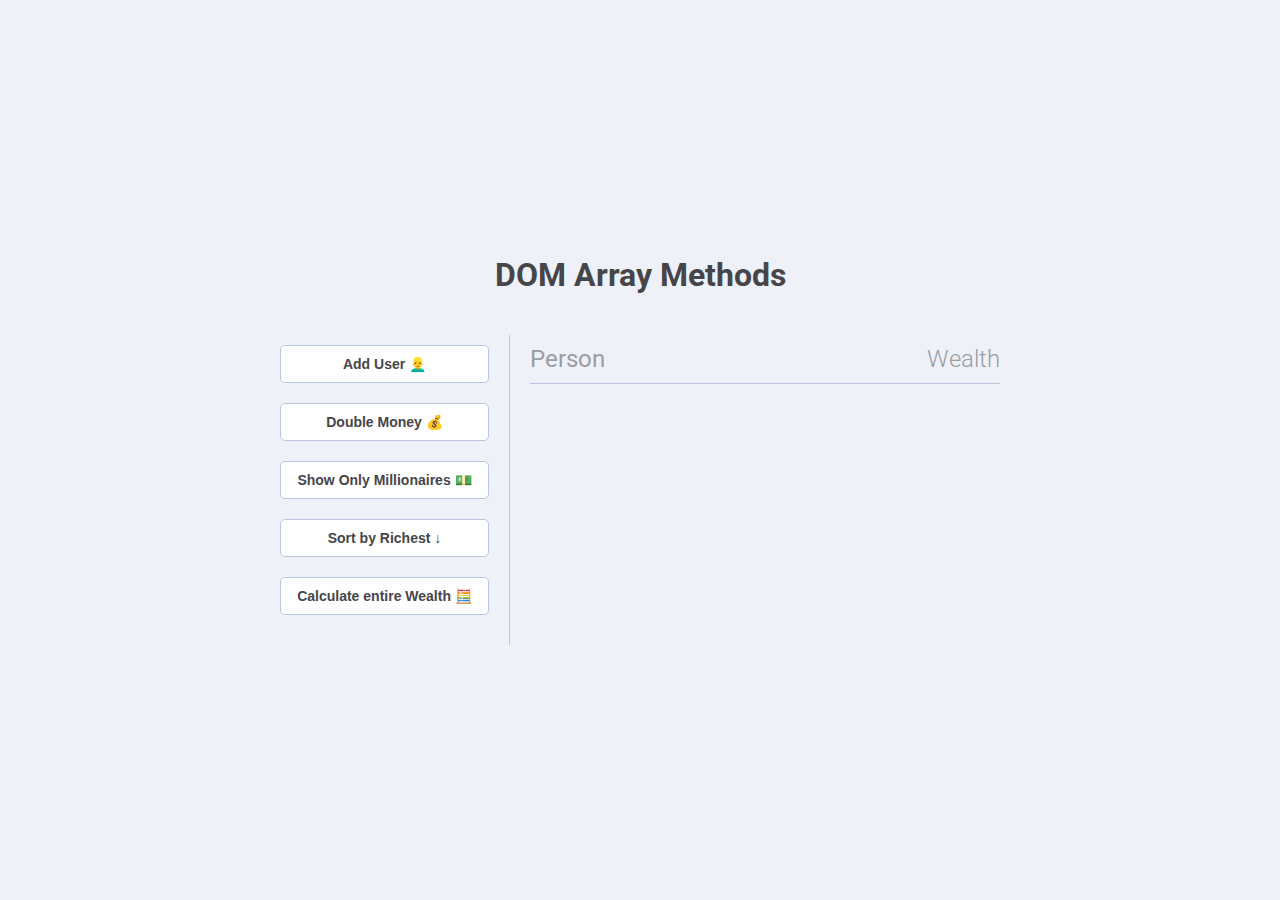
<file: projects/Array Methods/Index.html>
<!DOCTYPE html>
<html lang="en" >
<head>
  <meta charset="UTF-8">
  <title>Array Methods</title>
  <link rel="stylesheet" href="./style.css">

</head>
<body>
    
    <h1>DOM Array Methods</h1>
    <div class="container">
      <aside>
        <button id="add-user">Add User 👱‍♂️</button>
        <button id="double">Double Money 💰</button>
        <button id="show-millionaires">Show Only Millionaires 💵</button>
        <button id="sort">Sort by Richest ↓</button>
        <button id="calculate-wealth">Calculate entire Wealth 🧮</button>
      </aside>

      <main id="main">
        <h2><strong>Person</strong> Wealth</h2>
      </main>
    </div>

    <script src="./script.js"></script>

</body>
</html>
</file>
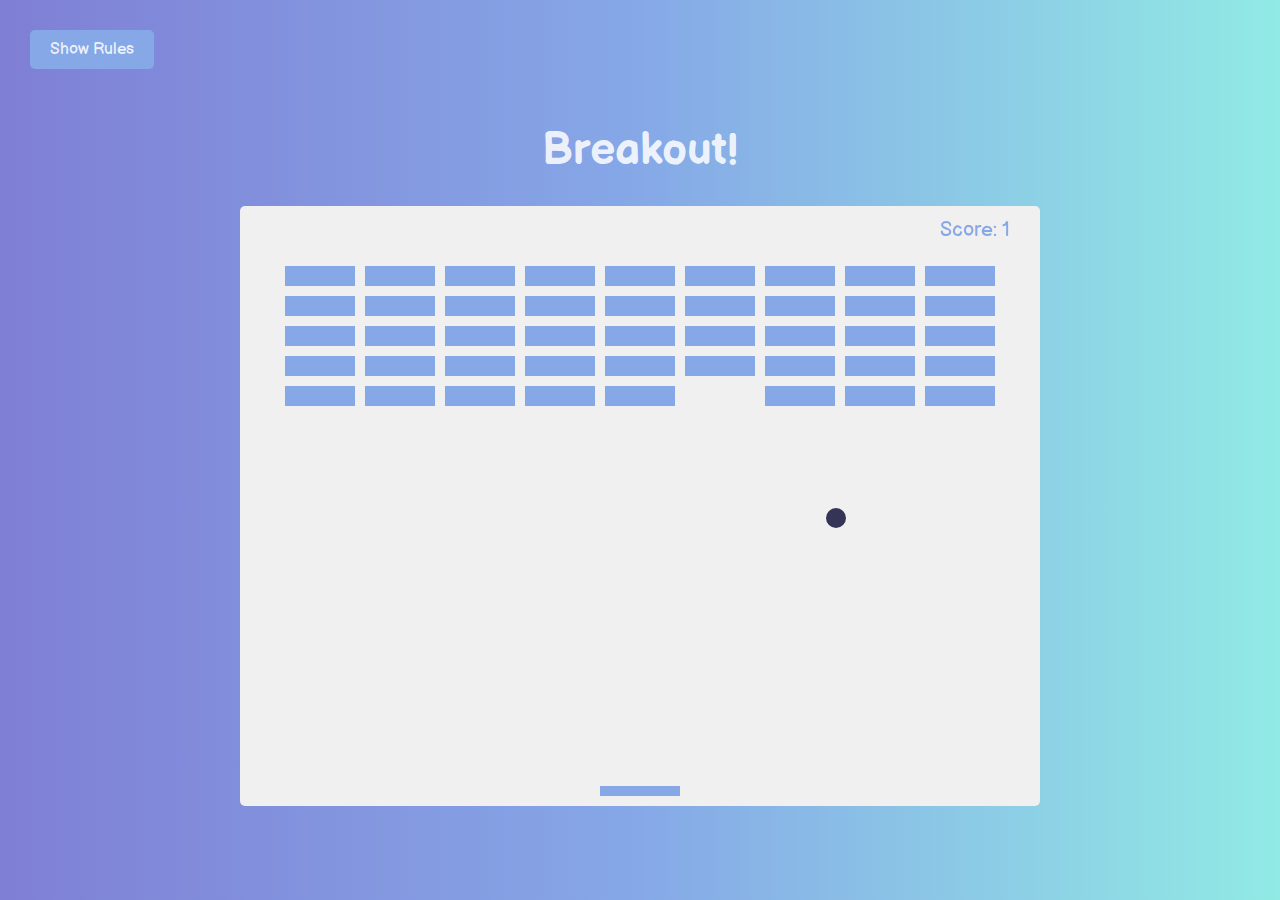
<file: projects/Break Brick Game/index.html>
<!DOCTYPE html>
<html lang="en" >
<head>
  <meta charset="UTF-8">
  <title>Brick Break Game</title>
  <link rel="stylesheet" href="./style.css">

</head>
<body>

<h1>Breakout!</h1>
    <button id="rules-btn" class="btn rules-btn">Show Rules</button>
    <div id="rules" class="rules">
      <h2>How To Play:</h2>
      <p>
        Use your right and left keys to move the paddle to bounce the ball up
        and break the blocks.
      </p>
      <p>If you miss the ball, your score and the blocks will reset.</p>
      <button id="close-btn" class="btn">Close</button>
    </div>
    <canvas id="canvas"></canvas>

    <script src="./script.js"></script>

</body>
</html>
</file>
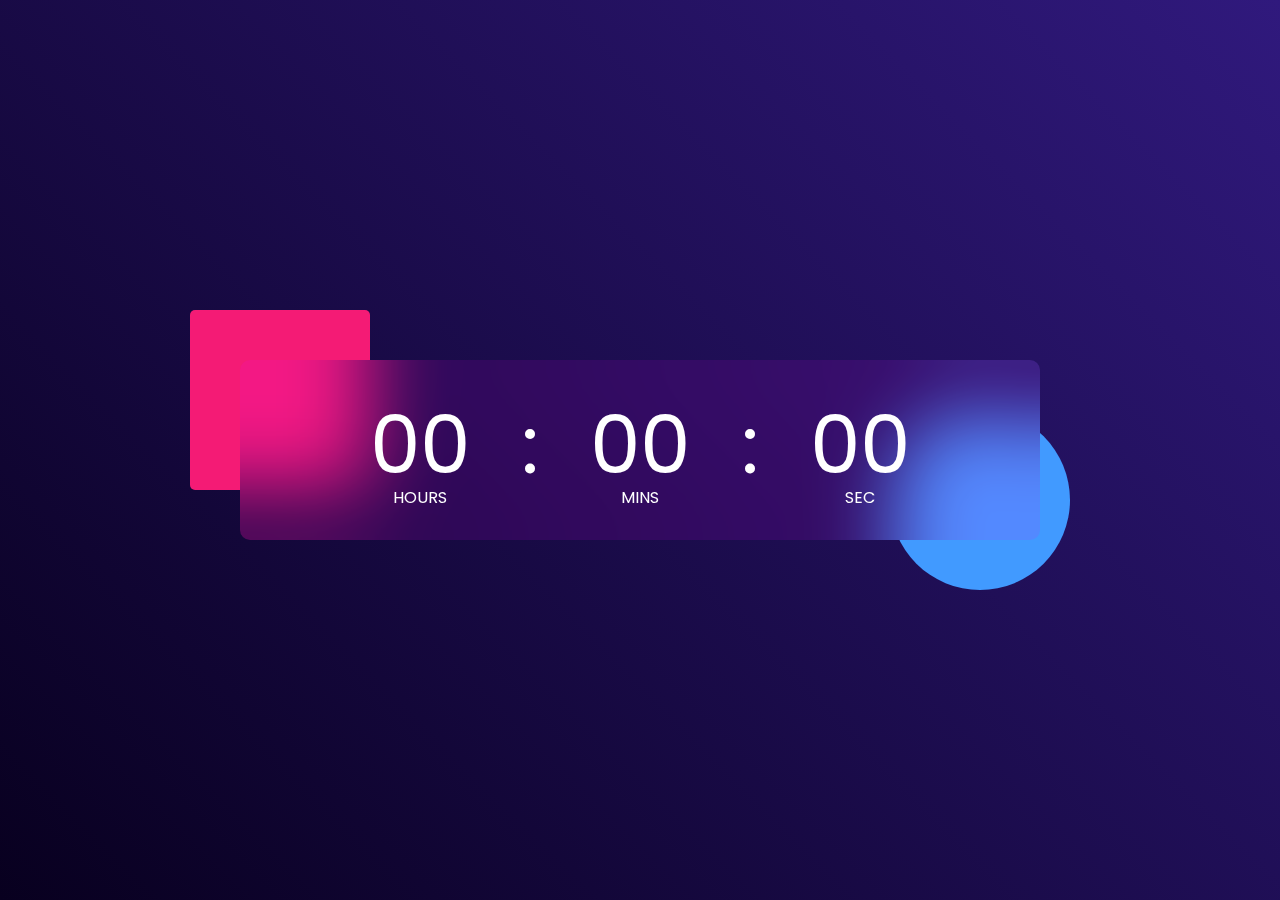
<file: projects/Digital Clock/index.html>
<!DOCTYPE html>
<html lang="en">

<head>
    <meta charset="UTF-8">
    <meta name="viewport" content="width=device-width, initial-scale=1.0">
    <title>Digital Clock</title>
    <link rel="stylesheet" href="style.css">
</head>

<body>

    <div class="hero">

        <div class="container">

            <div class="clock">
                <span id="hrs">00</span>
                <span>:</span>
                <span id="min">00</span>
                <span>:</span>
                <span id="sec">00</span>
            </div>

        </div>

    </div>

    <!-- custon js link -->
    <script src="script.js"></script>

</body>

</html>
</file>
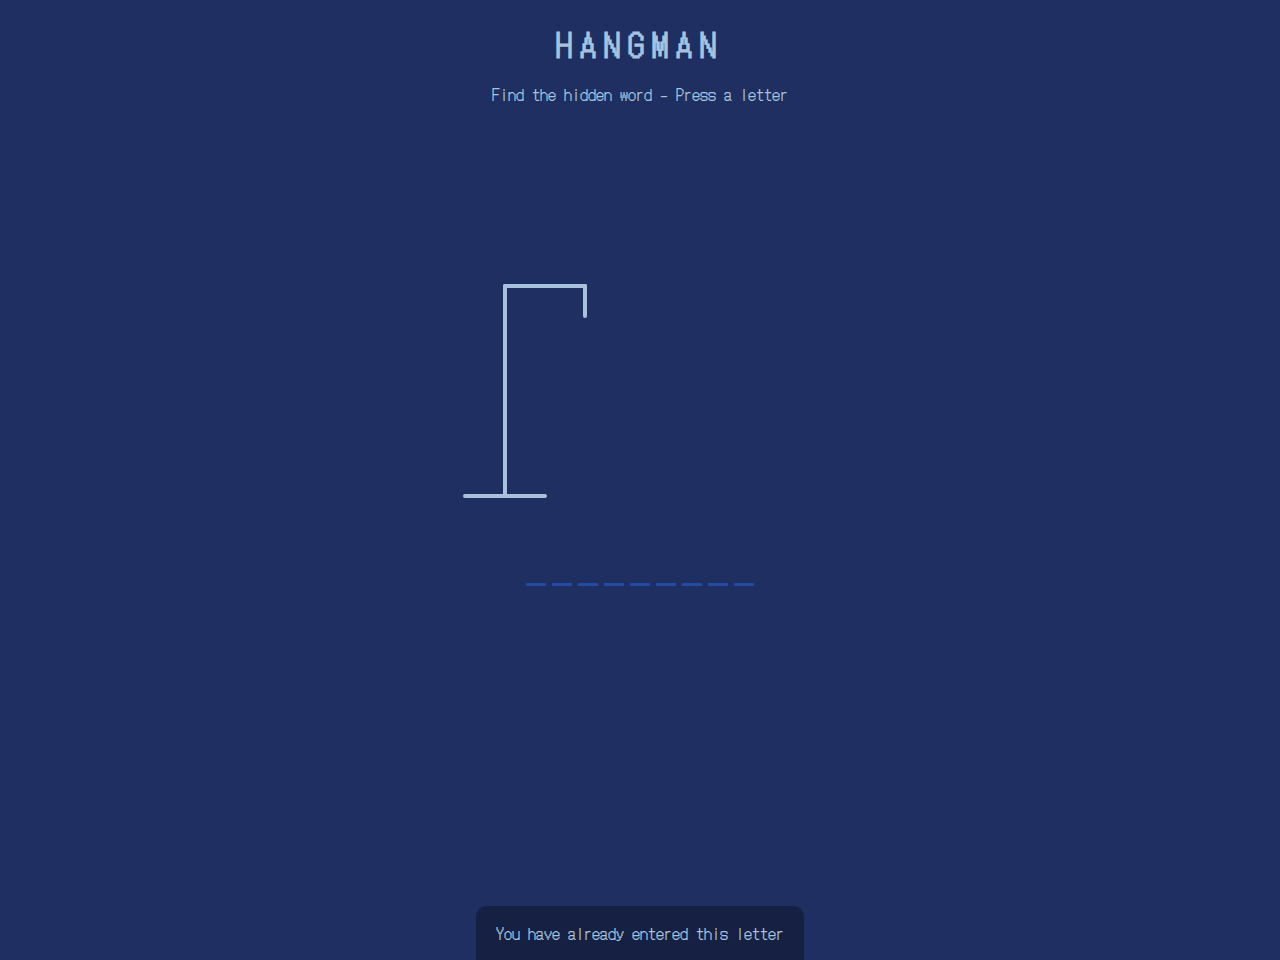
<file: projects/Guess Hangman Game/index.html>
<head>
    <meta charset="UTF-8" />
    <meta name="viewport" content="width=device-width, initial-scale=1.0" />
    <link rel="stylesheet" href="style.css" />
    <title>Hangman</title>
  </head>
  <body>
    <h1>Hangman</h1>
    <p>Find the hidden word - Press a letter</p>
    <div class="game-container">
      <svg height="250" width="200" class="figure-container">
        <!-- rod -->
        <line x1="60" y1="20" x2="140" y2="20" />
        <line x1="140" y1="20" x2="140" y2="50" />
        <line x1="60" y1="20" x2="60" y2="230" />
        <line x1="20" y1="230" x2="100" y2="230" />
        <!-- head -->
        <circle cx="140" cy="70" r="20" class="figure-part" />
        <!-- body -->
        <line x1="140" y1="90" x2="140" y2="150" class="figure-part" />
        <!-- arms -->
        <line x1="140" y1="120" x2="120" y2="100" class="figure-part" />
        <line x1="140" y1="120" x2="160" y2="100" class="figure-part" />
        <!-- legs -->
        <line x1="140" y1="150" x2="120" y2="180" class="figure-part" />
        <line x1="140" y1="150" x2="160" y2="180" class="figure-part" />
      </svg>
      <div class="wrong-letters-container">
        <div id="wrong-letters"></div>
      </div>
      <div class="word" id="word"></div>
    </div>
    <!-- Popup -->
    <div class="popup-container" id="popup-container">
      <div class="popup">
        <h2 id="final-message"></h2>
        <h3 id="final-message-reveal-word"></h3>
        <button id="play-button">Play Again</button>
      </div>
    </div>
    <!-- Notification -->
    <div class="notification-container" id="notification-container">
      <p>You have already entered this letter</p>
    </div>

    <script src="script.js"></script>
    </body>
</html>
</file>
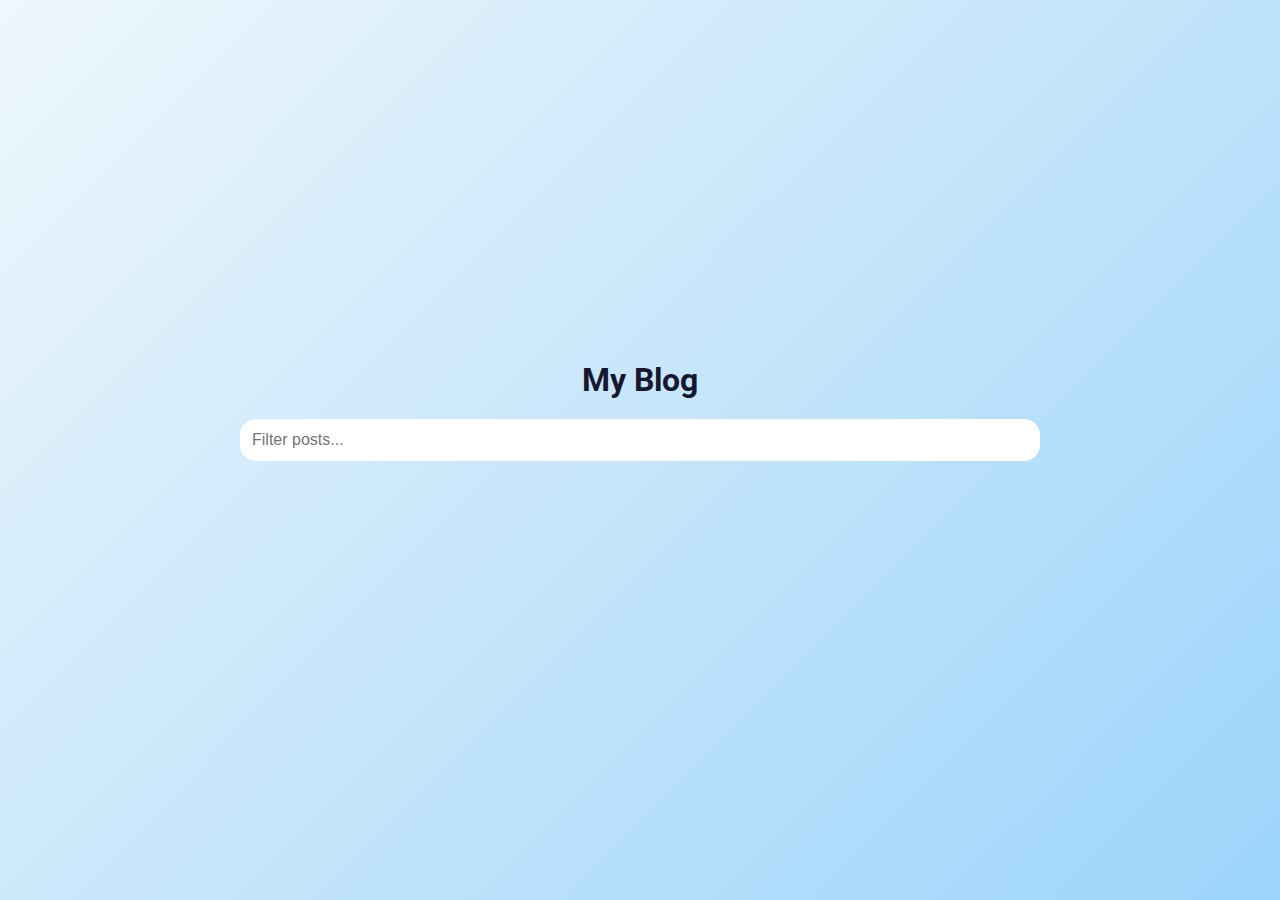
<file: projects/Infinity Scroll Posts/index.html>
<!DOCTYPE html>
<html lang="en" >
<head>
  <meta charset="UTF-8">
  <title>Scroll Infinity Posts</title>
  <link rel="stylesheet" href="./style.css">

</head>
<body>

<h1>My Blog</h1>
    <div class="filter-container">
      <input
        type="text"
        name="filter"
        id="filter"
        class="filter"
        placeholder="Filter posts..."
      />
    </div>
    <div id="posts-container"></div>
    <div class="loader" id="loader">
      <div class="circle"></div>
      <div class="circle"></div>
      <div class="circle"></div>
    </div>

    <script src="./script.js"></script>

</body>
</html>
</file>
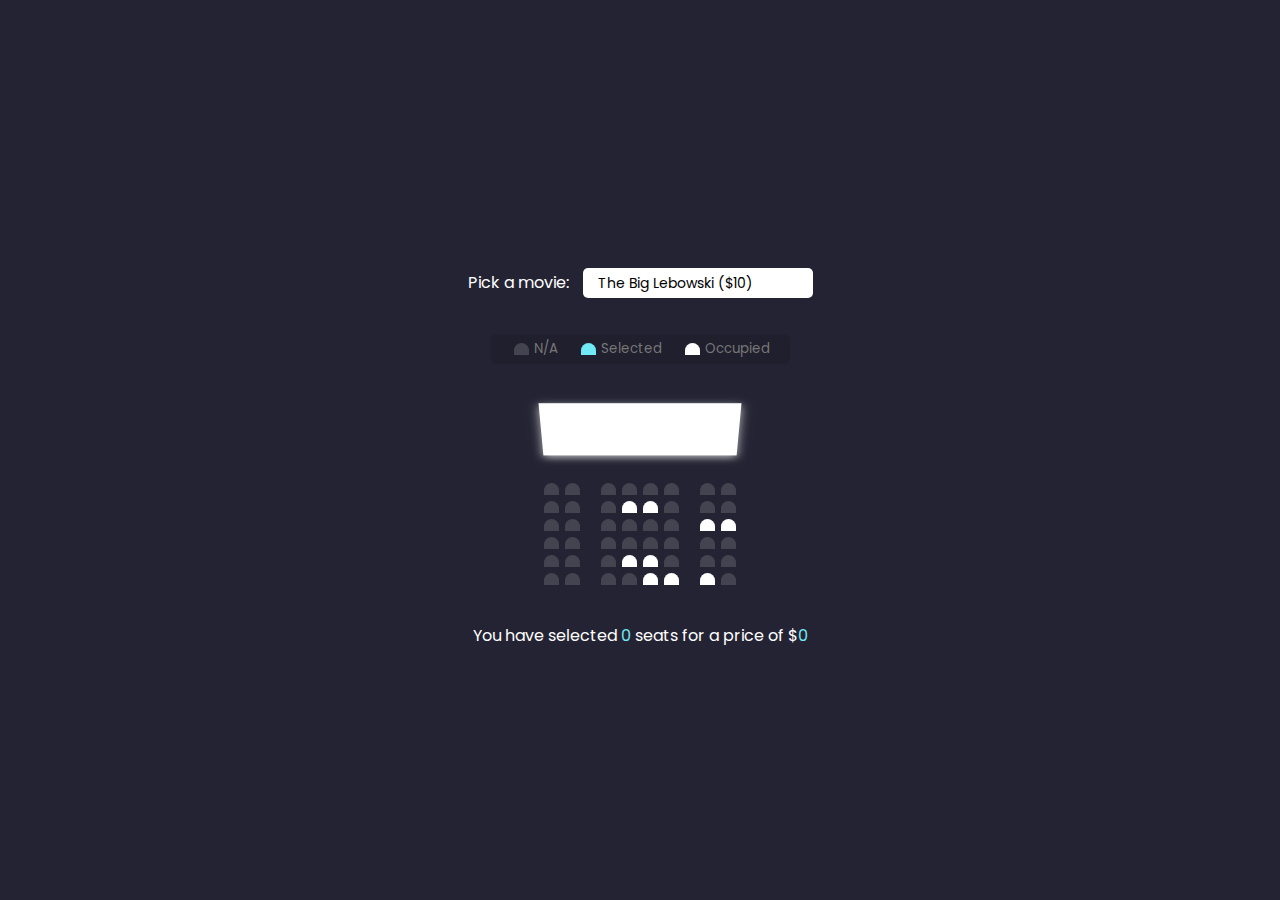
<file: projects/Movie Seat Booking/index.html>
<!DOCTYPE html>
<html lang="en" >
<head>
  <meta charset="UTF-8">
  <title>Movie Seat Booking</title>
  <link rel="stylesheet" href="./style.css">
  <link rel="script" href="./script.js">

</head>
<body>

<div class="movie-container">
      <label for="movie">Pick a movie:</label>
      <select name="movie" id="movie">
        <option value="10">The Big Lebowski ($10)</option>
        <option value="12">Fargo ($12)</option>
        <option value="8">O Brother ($8)</option>
        <option value="9">No Country for Old Men ($9)</option>
      </select>
    </div>
    <ul class="showcase">
      <li>
        <div class="seat"></div>
        <small>N/A</small>
      </li>
      <li>
        <div class="seat selected"></div>
        <small>Selected</small>
      </li>
      <li>
        <div class="seat occupied"></div>
        <small>Occupied</small>
      </li>
    </ul>
    <div class="container">
      <div class="screen"></div>
      <div class="row">
        <div class="seat"></div>
        <div class="seat"></div>
        <div class="seat"></div>
        <div class="seat"></div>
        <div class="seat"></div>
        <div class="seat"></div>
        <div class="seat"></div>
        <div class="seat"></div>
      </div>
      <div class="row">
        <div class="seat"></div>
        <div class="seat"></div>
        <div class="seat"></div>
        <div class="seat occupied"></div>
        <div class="seat occupied"></div>
        <div class="seat"></div>
        <div class="seat"></div>
        <div class="seat"></div>
      </div>
      <div class="row">
        <div class="seat"></div>
        <div class="seat"></div>
        <div class="seat"></div>
        <div class="seat"></div>
        <div class="seat"></div>
        <div class="seat"></div>
        <div class="seat occupied"></div>
        <div class="seat occupied"></div>
      </div>
      <div class="row">
        <div class="seat"></div>
        <div class="seat"></div>
        <div class="seat"></div>
        <div class="seat"></div>
        <div class="seat"></div>
        <div class="seat"></div>
        <div class="seat"></div>
        <div class="seat"></div>
      </div>
      <div class="row">
        <div class="seat"></div>
        <div class="seat"></div>
        <div class="seat"></div>
        <div class="seat occupied"></div>
        <div class="seat occupied"></div>
        <div class="seat"></div>
        <div class="seat"></div>
        <div class="seat"></div>
      </div>
      <div class="row">
        <div class="seat"></div>
        <div class="seat"></div>
        <div class="seat"></div>
        <div class="seat"></div>
        <div class="seat occupied"></div>
        <div class="seat occupied"></div>
        <div class="seat occupied"></div>
        <div class="seat"></div>
      </div>
    </div>
    <p class="text">
      You have selected <span id="count">0</span> seats for a price of $<span
        id="total"
        >0</span
      >
    </p>
    <script src="./script.js"></script>
</body>
</html>
</file>
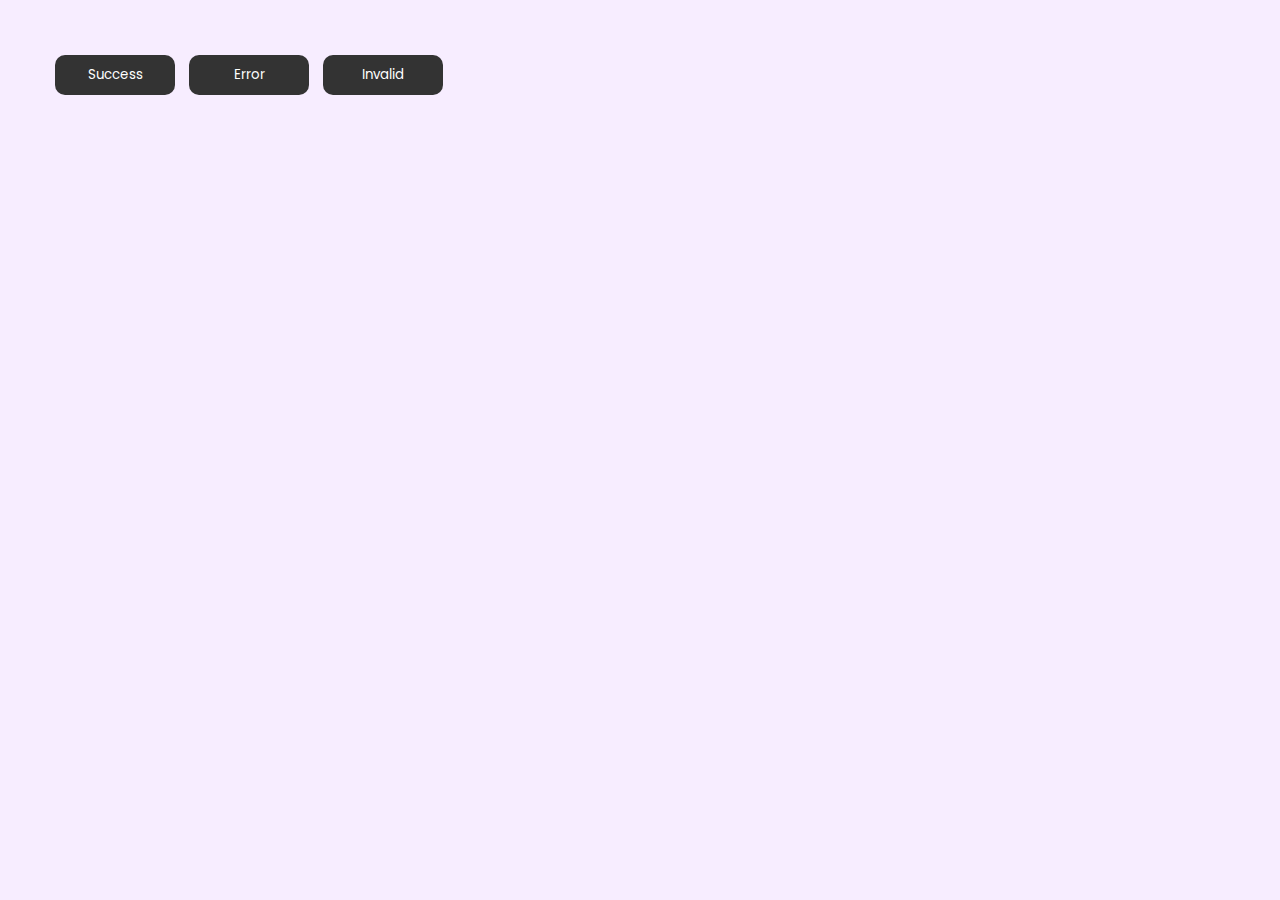
<file: projects/Toast Notifications/index.html>
<!DOCTYPE html>
<html lang="en">

<head>
    <meta charset="UTF-8">
    <meta name="viewport" content="width=device-width, initial-scale=1.0">
    <title>Toast notification</title>
    <!-- font awesome link -->
    <link rel="stylesheet" href="https://cdnjs.cloudflare.com/ajax/libs/font-awesome/6.5.2/css/all.min.css"
        integrity="sha512-SnH5WK+bZxgPHs44uWIX+LLJAJ9/2PkPKZ5QiAj6Ta86w+fsb2TkcmfRyVX3pBnMFcV7oQPJkl9QevSCWr3W6A=="
        crossorigin="anonymous" referrerpolicy="no-referrer" />
    <link rel="stylesheet" href="style.css">
</head>

<body>

    <div class="buttons">
        <button onclick="showToast(successMsg)">Success</button>
        <button onclick="showToast(errorMsg)">Error</button>
        <button onclick="showToast(invalidMsg)">Invalid</button>
    </div>

    <div id="toastBox">
        <!-- elements are added using js -->
    </div>

    <!-- custon js link -->
    <script src="script.js"></script>

</body>

</html>
</file>
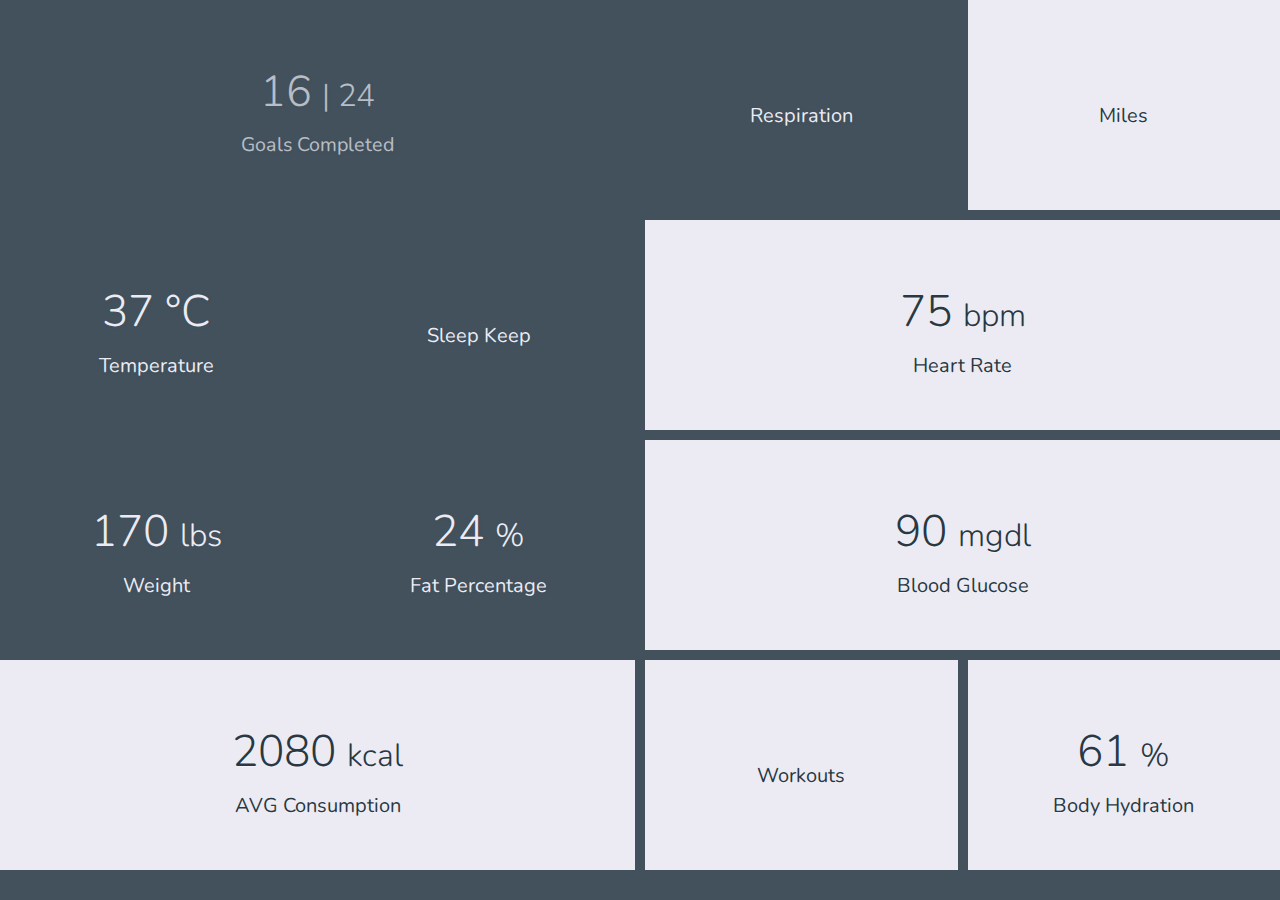
<file: projects/Workout Dashboard/index.html>
<!DOCTYPE html>
<html lang="en" >
<head>
  <meta charset="UTF-8">
  <title>Workout Dashboard</title>
  <link rel="stylesheet" href="./style.css">

</head>
<body>
    
    <div class="container">
      <div class="bg1">
        <h2>16 <span>| 24</span></h2>
        <p>Goals Completed</p>
      </div>
      <div class="bg1">
        <h2><i class="fas fa-battery-three-quarters"></i></h2>
        <p>Respiration</p>
      </div>

      <div class="bg2">
        <h2><i class="fas fa-running"></i></h2>
        <p>Miles</p>
      </div>
      <div class="bg1">
        <h2>37 &deg;C</h2>
        <p>Temperature</p>
      </div>
      <div class="bg1">
        <h2><i class="fas fa-bed"></i></h2>
        <p>Sleep Keep</p>
      </div>
      <div class="bg2">
        <h2>75 <span>bpm</span></h2>
        <p>Heart Rate</p>
      </div>
      <div class="bg1">
        <h2>170 <span>lbs</span></h2>
        <p>Weight</p>
      </div>
      <div class="bg1">
        <h2>24 <span>%</span></h2>
        <p>Fat Percentage</p>
      </div>
      <div class="bg2">
        <h2>90 <span>mgdl</span></h2>
        <p>Blood Glucose</p>
      </div>
      <div class="bg2">
        <h2>2080 <span>kcal</span></h2>
        <p>AVG Consumption</p>
      </div>
      <div class="bg2">
        <h2><i class="fas fa-dumbbell"></i></h2>
        <p>Workouts</p>
      </div>
      <div class="bg2">
        <h2>61 <span>%</span></h2>
        <p>Body Hydration</p>
      </div>
    </div>

</body>
</html>
</file>
<file: projects/Array Methods/style.css>
@import url("https://fonts.googleapis.com/css2?family=Roboto:wght@400;700&display=swap");

* {
  box-sizing: border-box;
}

body {
  background-color: #eef1f8;
  color: #807e87;
  font-family: "Roboto", sans-serif;
  display: flex;
  flex-direction: column;
  align-items: center;
  justify-content: center;
  height: 100vh;
  overflow: hidden;
  margin: 0;
}

.container {
  display: flex;
  padding: 20px;
  margin: 0 auto;
  max-width: 100%;
  width: 800px;
}

aside {
  padding: 10px 20px;
  width: 250px;
  border-right: 1px solid #bac6e1;
}

button {
  cursor: pointer;
  background-color: #fff;
  color: #46464a;
  border: solid 1px #bac6e1;
  border-radius: 5px;
  display: block;
  width: 100%;
  padding: 10px;
  margin-bottom: 20px;
  font-weight: bold;
  font-size: 14px;
}

main {
  flex: 1;
  padding: 10px 20px;
}

h1 {
  color: #46464a;
}

h2 {
  border-bottom: 1px solid #bac6e1;
  color: #9a9da4;
  padding-bottom: 10px;
  display: flex;
  justify-content: space-between;
  font-weight: 300;
  margin: 0 0 20px;
}

h3 {
  background-color: #fff;
  color: #9a9da4;
  border-bottom: 1px solid #bac6e1;
  padding: 10px;
  display: flex;
  justify-content: space-between;
  font-weight: 300;
  margin: 20px 0 0;
}

.person {
  display: flex;
  justify-content: space-between;
  font-size: 20px;
  margin-bottom: 10px;
}

@media (max-width: 768px) {
  body {
    justify-content: flex-start;
  }
  .container {
    padding: 0;
    flex-direction: column;
    justify-content: center;
    width: 96%;
    max-width: 96%;
  }
  aside {
    padding: 0;
    margin: auto;
    display: flex;
    justify-content: space-evenly;
    width: 100%;
    border-right: none;
  }
  main {
    padding: 0;
  }
}
</file>
<file: projects/Break Brick Game/style.css>
@import url("https://fonts.googleapis.com/css2?family=Balsamiq+Sans:wght@400;700&display=swap");

:root {
  --background-color: #7f7fd5;
  --background-secondary-color: #91eae4;
  --canvas-color: #f0f0f0;
  --text-color: rgba(255, 255, 255, 0.87);
  --sidebar-color: #343457;
  --button-color: #86a8e7;
  --hover-color: #7db3e3;
}

* {
  box-sizing: border-box;
}

body {
  background-color: var(--background-color);
  background: linear-gradient(
    to right,
    var(--background-color),
    var(--button-color),
    var(--background-secondary-color)
  );
  font-family: "Balsamiq Sans", cursive;
  display: flex;
  flex-direction: column;
  align-items: center;
  justify-content: center;
  min-height: 100vh;
  margin: 0;
}

h1 {
  font-size: 2.75rem;
  color: var(--text-color);
}

canvas {
  background-color: var(--canvas-color);
  display: block;
  border-radius: 5px;
  width: 800px;
  max-width: 96%;
}

.btn {
  cursor: pointer;
  border: 0;
  padding: 0.625rem 1.25rem;
  background-color: var(--button-color);
  color: var(--text-color);
  border-radius: 5px;
  font-family: inherit;
  font-size: 1rem;
}

.btn:focus {
  outline: 0;
}

.btn:hover {
  background-color: var(--hover-color);
}

.btn:active {
  transform: scale(0.98);
}

.rules-btn {
  position: absolute;
  top: 1.875rem;
  left: 1.875rem;
}

.rules {
  position: absolute;
  top: 0;
  left: 0;
  background-color: var(--sidebar-color);
  color: var(--text-color);
  min-height: 100vh;
  width: 400px;
  padding: 3rem;
  line-height: 1.5;
  transform: translateX(-400px);
  transition: transform 1s ease-in-out;
}

.rules.show {
  transform: translateX(0);
}
</file>
<file: projects/Digital Clock/style.css>
@import url('https://fonts.googleapis.com/css2?family=Poppins:wght@400;500;600;700&display=swap');

* {
    margin: 0;
    padding: 0;
    box-sizing: border-box;
    font-family: "Poppins", sans-serif;
    user-select: none;
}

/* hero */

.hero {
    width: 100%;
    min-height: 100vh;
    background: linear-gradient(45deg, #08001f, #30197d);
    color: #fff;
    position: relative;
}

/* container */

.container {
    width: 800px;
    height: 180px;
    position: absolute;
    top: 50%;
    left: 50%;
    transform: translate(-50%, -50%);
}

/* square before */

.container::before {
    content: '';
    width: 180px;
    height: 180px;
    background: #f41b75;
    border-radius: 5px;
    position: absolute;
    left: -50px;
    top: -50px;
    z-index: -1;
}

/* circle after */

.container::after {
    content: '';
    width: 180px;
    height: 180px;
    background: #419aff;
    border-radius: 50%;
    position: absolute;
    right: -30px;
    bottom: -50px;
    z-index: -1;
}

/* clock */

.clock {
    width: 100%;
    height: 100%;
    background: rgba(235, 0, 255, 0.11);
    border-radius: 10px;
    display: flex;
    align-items: center;
    justify-content: center;
    backdrop-filter: blur(40px);
}

.clock span {
    margin-top: -10px;
    font-size: 80px;
    width: 110px;
    display: inline-block;
    text-align: center;
    position: relative;
}

/* span item names */

.clock span::after {
    font-size: 16px;
    position: absolute;
    bottom: -5px;
    left: 50%;
    transform: translateX(-50%);
}

#hrs::after {
    content: 'HOURS';
}

#min::after {
    content: 'MINS';
}

#sec::after {
    content: 'SEC';
}

/* responsiveness */

@media (max-width: 870px) {

    .container {
        width: 700px;
        height: 160px;
    }
}

@media (max-width: 770px) {

    .container {
        width: 600px;
        height: 140px;
    }

    .container::after,
    .container::before {
        width: 150px;
        height: 150px;
    }

    .clock span {
        font-size: 70px;
        width: 100px;
    }
}

@media (max-width: 670px) {

    .container {
        width: 500px;
        height: 140px;
    }

    .container::after,
    .container::before {
        width: 140px;
        height: 140px;
    }

    .clock span {
        font-size: 60px;
        width: 90px;
    }
}

@media (max-width: 570px) {

    .container {
        width: 400px;
        height: 120px;
    }

    .container::after,
    .container::before {
        width: 120px;
        height: 120px;
    }

    .clock span {
        font-size: 50px;
        width: 70px;
    }
}

@media (max-width: 470px) {

    .container {
        width: 300px;
        height: 100px;
    }

    .container::after,
    .container::before {
        width: 100px;
        height: 100px;
    }

    .clock span {
        font-size: 40px;
        width: 50px;
    }

    .clock span::after {
        font-size: 14px;
        top: 50px;
    }
}

@media (max-width: 430px) {

    .container {
        width: 280px;
        height: 110px;
    }

    .container::after,
    .container::before {
        display: none;
    }

    .clock span {
        font-size: 35px;
        width: 50px;
    }

    .clock span::after {
        top: 45px;
    }
}
</file>
<file: projects/Guess Hangman Game/style.css>
@import url("https://fonts.googleapis.com/css2?family=DotGothic16&display=swap");

:root {
  --primary-color: #1f2f61;
  --secondary-color: #224ca4;
  --light-color: #a7c2da;
}

* {
  box-sizing: border-box;
}

body {
  background-color: var(--primary-color);
  color: var(--light-color);
  font-family: "DotGothic16", sans-serif;
  display: flex;
  flex-direction: column;
  align-items: center;
  justify-content: center;
  height: 80vh;
  overflow: hidden;
  margin: 0;
}

h1 {
  margin: 20px 0 0;
  letter-spacing: 0.5rem;
  text-transform: uppercase;
}

h2,
h3 {
  letter-spacing: 0.2rem;
}

.game-container {
  padding: 20px 30px;
  position: relative;
  margin: auto;
  height: 350px;
  width: 450px;
}

.figure-container {
  fill: transparent;
  stroke: var(--light-color);
  stroke-width: 4px;
  stroke-linecap: round;
}

.figure-part {
  display: none;
}

.wrong-letters-container {
  position: absolute;
  top: 20px;
  right: 20px;
  display: flex;
  flex-direction: column;
  text-align: right;
}

.wrong-letters-container p {
  margin: 0 0 5px;
}

.wrong-letters-container span {
  font-size: 24px;
}

.word {
  display: flex;
  position: absolute;
  bottom: 10px;
  left: 50%;
  transform: translateX(-50%);
}

.letter {
  border-bottom: 3px solid var(--secondary-color);
  display: inline-flex;
  font-size: 30px;
  align-items: center;
  justify-content: center;
  margin: 0 3px;
  height: 50px;
  width: 20px;
}

.popup-container {
  background-color: rgba(0, 0, 0, 0.3);
  position: fixed;
  top: 0;
  bottom: 0;
  left: 0;
  right: 0;
  display: none;
  align-items: center;
  justify-content: center;
}

.popup {
  background-color: var(--secondary-color);
  border-radius: 5px;
  box-shadow: 0 15px 10px 3px rgba(0, 0, 0, 0.1);
  padding: 20px;
  text-align: center;
}

.popup button {
  cursor: pointer;
  background-color: var(--light-color);
  color: var(--secondary-color);
  border: 0;
  margin-top: 20px;
  padding: 12px 20px;
  font-size: 16px;
  font-family: inherit;
  border-radius: 5px;
}

.popup button:active {
  transform: scale(0.98);
}

.popup button:focus {
  outline: none;
}

.notification-container {
  background-color: rgba(0, 0, 0, 0.3);
  border-radius: 10px 10px 0 0;
  padding: 15px 20px;
  position: absolute;
  bottom: -60px;
  transition: transform 0.3s ease-in-out;
}

.notification-container.show {
  transform: translateY(-60px);
}

.notification-container p {
  margin: 0;
}
</file>
<file: projects/Infinity Scroll Posts/style.css>
@import url("https://fonts.googleapis.com/css2?family=Roboto:wght@400;700&display=swap");

:root {
  --main-color: #9cd4fa;
  --secondary-color: #5da7e1;
  --light-color: #eef7fc;
  --dark-color: #171830;
}

* {
  box-sizing: border-box;
}

body {
  background-color: var(--main-color);
  background-image: linear-gradient(315deg, var(--main-color) 0%, var(--light-color) 100%);
  color: var(--dark-color);
  font-family: "Roboto", sans-serif;
  display: flex;
  flex-direction: column;
  align-items: center;
  justify-content: center;
  min-height: 100vh;
  margin: 0;
  padding-bottom: 100px;
}

h1 {
  margin-bottom: 0;
  text-align: center;
}

.filter-container {
  margin-top: 20px;
  width: 80vw;
  max-width: 800px;
}

.filter {
  width: 100%;
  padding: 12px;
  border-radius: 1rem;
  font-size: 1rem;
  border: none;
}

.filter:focus {
  outline: none;
}

.post {
  position: relative;
  background-color: var(--light-color);
  box-shadow: 0 2px 4px rgba(0,0,0,0.3);
  border-radius: 1rem;
  padding: 20px;
  margin: 40px 0;
  display: flex;
  width: 80vw;
  max-width: 800px;
}

.post .post-title {
  margin: 0;
}

.post .post-body {
  margin: 15px 0 0;
  line-height: 1.3;
}

.post .post-info {
  margin-left: 20px;
}

.post .number {
  position: absolute;
  top: -15px;
  left: -15px;
  font-size: 15px;
  width: 40px;
  height: 40px;
  border-radius: 50%;
  background-color: var(--secondary-color);
  color: var(--light-color);
  display: flex;
  align-items: center;
  justify-content: center;
  padding: 7px 10px;
}

.loader {
  opacity: 0;
  display: flex;
  position: fixed;
  bottom: 50px;
  transition: opacity 0.3s ease-in;
}

.loader.show {
  opacity: 1;
}

.circle {
  background-color: var(--light-color);
  width: 10px;
  height: 10px;
  border-radius: 50%;
  margin: 5px;
  animation: bounce 0.5s ease-in infinite;
}

.circle:nth-of-type(2) {
  animation-delay: 0.1s;
  opacity: 0.8;
}

.circle:nth-of-type(3) {
  animation-delay: 0.2s;
  opacity: 0.6;
}

@keyframes bounce {
  0%, 100% {
    transform: translateY(0);
  }
  50% {
    transform: translateY(-10px);
  }
}
</file>
<file: projects/Movie Seat Booking/style.css>
@import url("https://fonts.googleapis.com/css?family=Poppins&display=swap");

* {
  box-sizing: border-box;
}

body {
  background-color: #242333;
  color: #fff;
  font-family: "Poppins", sans-serif;
  display: flex;
  flex-direction: column;
  align-items: center;
  justify-content: center;
  height: 100vh;
  margin: 0;
}

.movie-container {
  margin: 20px 0;
}

.movie-container select {
  background-color: #fff;
  border: 0;
  border-radius: 5px;
  font-size: 14px;
  font-family: inherit;
  margin-left: 10px;
  padding: 5px 15px;
  -moz-appearance: none;
  -webkit-appearance: none;
  appearance: none;
}

.container {
  perspective: 1000px;
  margin-bottom: 30px;
}

.seat {
  background-color: #444451;
  height: 12px;
  width: 15px;
  margin: 3px;
  border-top-left-radius: 10px;
  border-top-right-radius: 10px;
}

.seat.selected {
  background-color: #6feaf6;
}

.seat.occupied {
  background-color: #fff;
}

.seat:nth-of-type(2) {
  margin-right: 18px;
}

.seat:nth-last-of-type(2) {
  margin-left: 18px;
}

.seat:not(.occupied):hover {
  cursor: pointer;
  transform: scale(1.2);
}

.showcase .seat:not(.occupied):hover {
  cursor: default;
  transform: scale(1);
}

.showcase {
  background: rgba(0, 0, 0, 0.1);
  padding: 5px 10px;
  border-radius: 5px;
  color: #777;
  list-style-type: none;
  display: flex;
  justify-content: space-between;
}

.showcase li {
  display: flex;
  align-items: center;
  justify-content: center;
  margin: 0 10px;
}

.showcase li small {
  margin-left: 2px;
}

.row {
  display: flex;
}

.screen {
  background-color: #fff;
  height: 70px;
  width: 100%;
  margin: 15px 0;
  transform: rotateX(-45deg);
  box-shadow: 0 3px 10px rgba(255, 255, 255, 0.7);
}

p.text {
  margin: 5px 0;
}

p.text span {
  color: #6feaf6;
}
</file>
<file: projects/Toast Notifications/style.css>
@import url('https://fonts.googleapis.com/css2?family=Poppins:wght@400;500;600;700&display=swap');

* {
    margin: 0;
    padding: 0;
    box-sizing: border-box;
    font-family: "Poppins", sans-serif;
    user-select: none;
}

body {
    background: #f7edff;
}

/* button container */

.buttons {
    margin: 50px;
}

/* buttons */

.buttons button {
    background: #333;
    color: #fff;
    border: 0;
    outline: 0;
    width: 120px;
    height: 40px;
    margin: 5px;
    border-radius: 10px;
    cursor: pointer;
    outline: none;
    -webkit-tap-highlight-color: transparent;
}

/* notification box */

#toastBox {
    position: absolute;
    bottom: 30px;
    right: 30px;
    display: flex;
    align-items: flex-end;
    flex-direction: column;
    overflow: hidden;
    padding: 20px;
}

/* notification */

.toast {
    width: 400px;
    height: 80px;
    background: #fff;
    font-weight: 500;
    margin: 15px 0;
    box-shadow: 0 0 20px rgba(0, 0, 0, 0.3);
    display: flex;
    align-items: center;
    position: relative;
    transform: translateX(100%);
    animation: moveleft 0.5s linear forwards;
}

/* animation for toast notification */

@keyframes moveleft {
    100% {
        transform: translateX(0);
    }
}

/* icons */

.toast i {
    margin: 0 20px;
    font-size: 35px;
    color: green;
}

.toast.error i {
    color: red;
}

.toast.Invalid i {
    color: orange;
}

/* progress bar */

.toast::after {
    content: '';
    position: absolute;
    left: 0;
    bottom: 0;
    width: 100%;
    height: 5px;
    background: green;
    animation: anim 5s linear forwards;
}

.toast.error::after {
    background: red;
}

.toast.Invalid::after {
    background: orange;
}

/* animation for progress bar */

@keyframes anim {
    100% {
        width: 0;
    }
}

/* responsiveness */

@media (max-width: 500px) {

    body {
        display: flex;
        justify-content: center;
    }

    .buttons {
        margin: 50px 20px;
    }

    #toastBox {
        bottom: 20px;
        right: 20px;
        padding: 10px;
    }

    .toast {
        width: 350px;
        height: 60px;
        margin: 10px 0;
    }
}

@media (max-width: 450px) {

    .buttons {
        margin: 30px 20px;
    }

    .buttons button {
        width: 100px;
        height: 35px;
    }
}

@media (max-width: 420px) {

    .toast {
        width: 300px;
        font-size: 15px;
    }

    .toast i {
        font-size: 25px;
    }
}

@media (max-width: 400px) {

    .buttons button {
        width: 80px;
    }

    #toastBox {
        bottom: 10px;
        right: 10px;
    }
}

@media (max-width: 350px) {

    .toast {
        width: 280px;
    }
}
</file>
<file: projects/Workout Dashboard/style.css>
@import url("https://fonts.googleapis.com/css2?family=Nunito:wght@300;400&display=swap");

:root {
  --main-color: #42515c;
  --text-color: #ecebf4;
  --dark-text-color: #293842;
}

* {
  box-sizing: border-box;
  margin: 0;
  padding: 0;
}

body {
  background-color: var(--main-color);
  color: var(--text-color);
  font-family: "Nunito", sans-serif;
  min-height: 100vh;
}

h2 {
  font-size: 2.75rem;
  font-weight: 300;
  margin: 0.625rem;
}

h2 span {
  font-size: 2rem;
}

p {
  font-size: 1.25rem;
}

.container {
  display: grid;
  grid-template-columns: 1fr 1fr;
  gap: 10px;
}

.container > div {
  cursor: pointer;
  height: 210px;
  background-size: cover;
  background-attachment: fixed;
  display: flex;
  flex-direction: column;
  justify-content: center;
  align-items: center;
  text-align: center;
  transition: all 0.5s ease-out;
}

.container > div:hover {
  opacity: 0.7;
  transform: scale(0.98);
}

.bg1 {
  background-image: url("https://images.unsplash.com/photo-1599447333424-272c8fa5466f?ixid=MXwxMjA3fDB8MHxwaG90by1wYWdlfHx8fGVufDB8fHw%3D&ixlib=rb-1.2.1&auto=format&fit=crop&w=1350&q=80");
  text-shadow: 1px 1px 2px var(--main-color);
}

.bg2 {
 background: var(--text-color) url("https://images.unsplash.com/photo-1529686159790-3246c5082afb?ixlib=rb-1.2.1&ixid=MXwxMjA3fDB8MHxwaG90by1wYWdlfHx8fGVufDB8fHw%3D&auto=format&fit=crop&w=1350&q=80");
  color: var(--dark-text-color);
  text-shadow: 0 1px 0 rgba(255, 255, 255, 0.4);
}

.container > div:first-of-type,
.container > div:nth-of-type(6),
.container > div:nth-of-type(9),
.container > div:nth-of-type(10) {
  grid-column: span 2;
}

@media (min-width: 768px) {
  .container {
    grid-template-columns: repeat(4, 1fr);
  }
}
</file>
